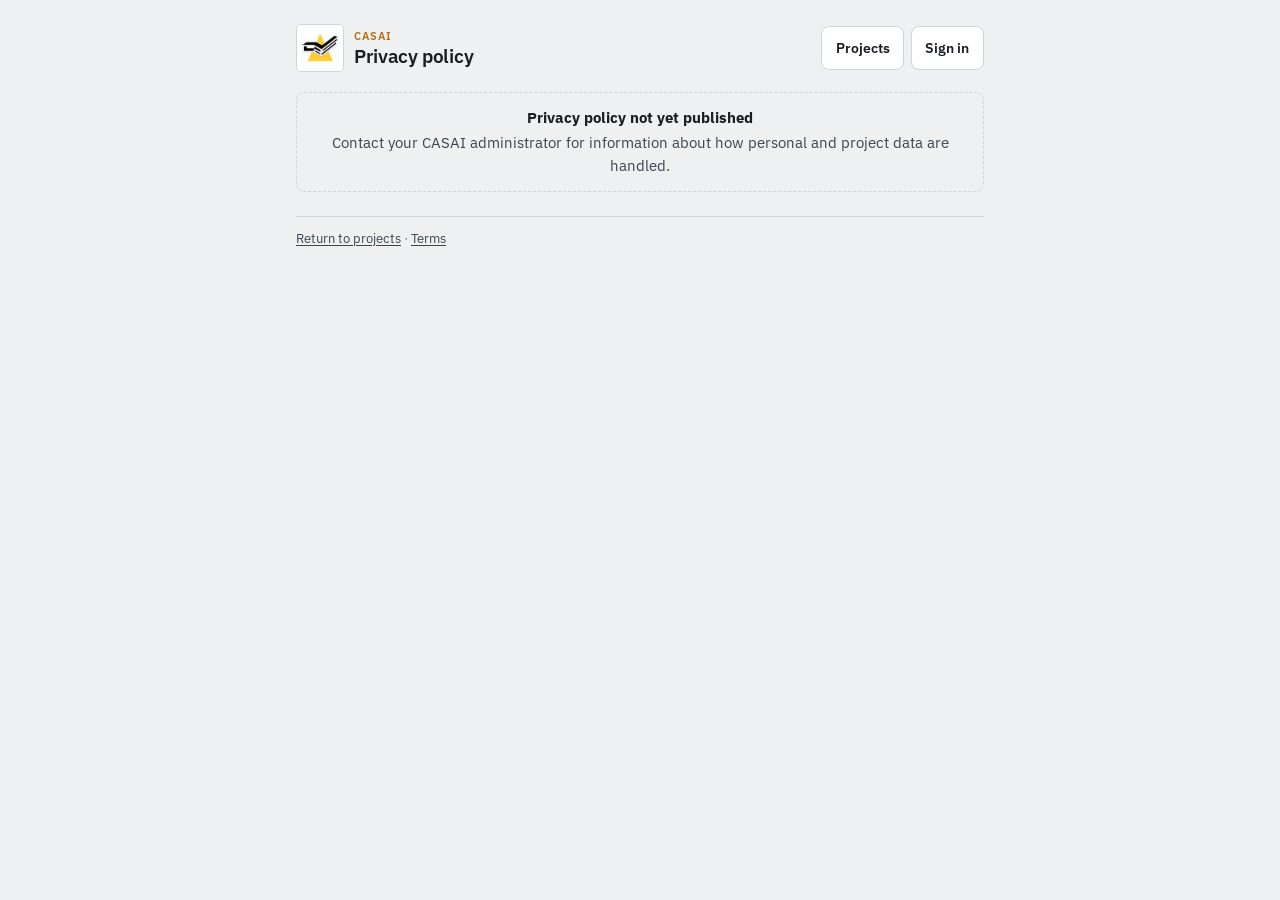
<file: frontend/privacy.html>
<!doctype html>
<html lang="en">
  <head>
    <meta charset="utf-8" />
    <meta name="viewport" content="width=device-width, initial-scale=1" />
    <title>Privacy Policy | CASAI</title>
    <link rel="icon" href="assets/logo.png" type="image/png" />
    <link rel="stylesheet" href="styles.css?v=5" />
  </head>
  <body>
    <a class="skip-link" href="#main">Skip to content</a>
    <main id="main" class="app-shell" style="max-width: 720px;">
      <header class="site-header">
        <div class="brand">
          <img class="brand-logo" src="assets/logo.png" alt="CASAI logo" />
          <div class="brand-text"><span class="eyebrow">CASAI</span><h1>Privacy policy</h1></div>
        </div>
        <nav class="site-nav" aria-label="Primary">
          <a class="nav-link" href="index.html">Projects</a>
          <a class="nav-link" href="login.html">Sign in</a>
        </nav>
      </header>
      <section class="status-banner is-empty" role="status">
        <strong>Privacy policy not yet published</strong>
        Contact your CASAI administrator for information about how personal and project data are handled.
      </section>
      <footer class="site-footer"><a href="index.html">Return to projects</a> · <a href="terms.html">Terms</a></footer>
    </main>
  </body>
</html>
</file>
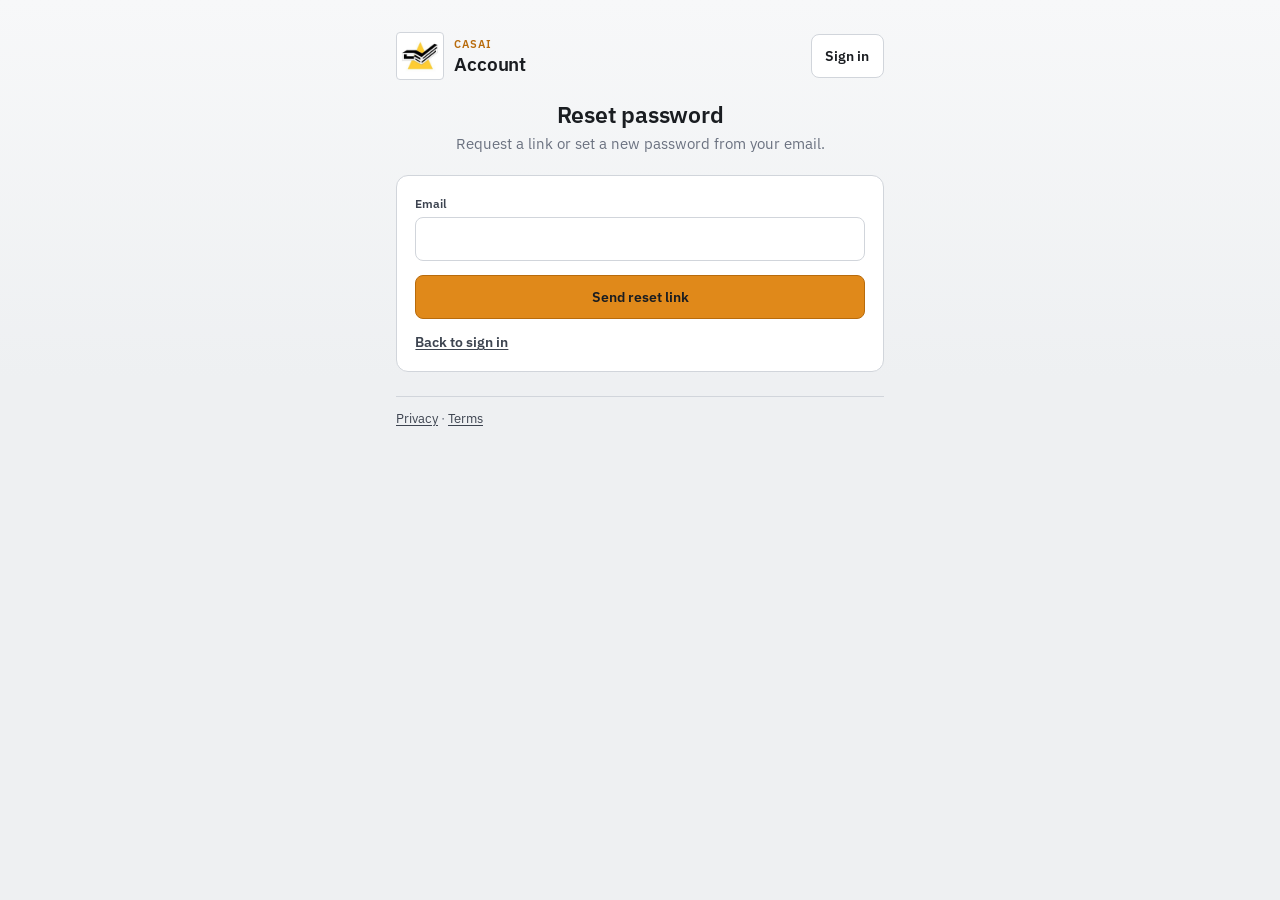
<file: frontend/reset-password.html>
<!doctype html>
<html lang="en">
  <head>
    <meta charset="utf-8" />
    <meta name="viewport" content="width=device-width, initial-scale=1" />
    <title>Reset Password | CASAI</title>
    <link rel="icon" href="assets/logo.png" type="image/png" />
    <link rel="stylesheet" href="styles.css?v=5" />
    <style>
      body.auth-page {
        background: linear-gradient(180deg, var(--bg-elevated) 0%, var(--bg) 42%, var(--bg) 100%);
      }
      .auth-shell { max-width: 420px; padding-top: 2rem; }
      .auth-hero { text-align: center; margin-bottom: 1.25rem; }
      .auth-hero h1 { font-size: 1.45rem; margin: 0 0 0.25rem; }
      .auth-hero p { margin: 0; font-size: 0.92rem; }
      .recovery-form { display: grid; gap: 0.85rem; }
      .recovery-form[hidden] { display: none; }
      .recovery-status {
        min-height: 1.35rem;
        margin-top: 0.25rem;
        padding: 0.55rem 0.7rem;
        border-radius: var(--radius-md);
        border: 1px solid transparent;
        font-size: 0.875rem;
        color: var(--muted);
      }
      .recovery-status:empty { display: none; }
      .auth-links { font-size: 0.875rem; font-weight: 600; }
      .auth-links a {
        color: var(--ink-soft);
        text-decoration: underline;
        text-underline-offset: 2px;
      }
    </style>
  </head>
  <body class="auth-page">
    <a class="skip-link" href="#main">Skip to content</a>
    <main id="main" class="app-shell auth-shell">
      <header class="site-header">
        <div class="brand">
          <img class="brand-logo" src="assets/logo.png" alt="CASAI logo" />
          <div class="brand-text"><span class="eyebrow">CASAI</span><h1>Account</h1></div>
        </div>
        <nav class="site-nav" aria-label="Primary">
          <a class="nav-link" href="login.html">Sign in</a>
        </nav>
      </header>

      <div class="auth-hero">
        <h1>Reset password</h1>
        <p class="muted">Request a link or set a new password from your email.</p>
      </div>

      <section class="card stack">
        <form id="reset-request-form" class="recovery-form">
          <label>Email<input id="reset-email" type="email" autocomplete="username" maxlength="254" required /></label>
          <button type="submit" class="primary">Send reset link</button>
        </form>
        <form id="reset-confirm-form" class="recovery-form" hidden>
          <label>New password<input id="reset-password" type="password" autocomplete="new-password" minlength="12" maxlength="256" required /></label>
          <label>Confirm new password<input id="reset-password-confirm" type="password" autocomplete="new-password" minlength="12" maxlength="256" required /></label>
          <button type="submit" class="primary">Reset password</button>
        </form>
        <p id="reset-status" class="recovery-status" role="status" aria-live="polite"></p>
        <div class="auth-links"><a href="login.html">Back to sign in</a></div>
      </section>
      <footer class="site-footer"><a href="privacy.html">Privacy</a> · <a href="terms.html">Terms</a></footer>
    </main>
    <script src="reset-password.js?v=2"></script>
  </body>
</html>
</file>
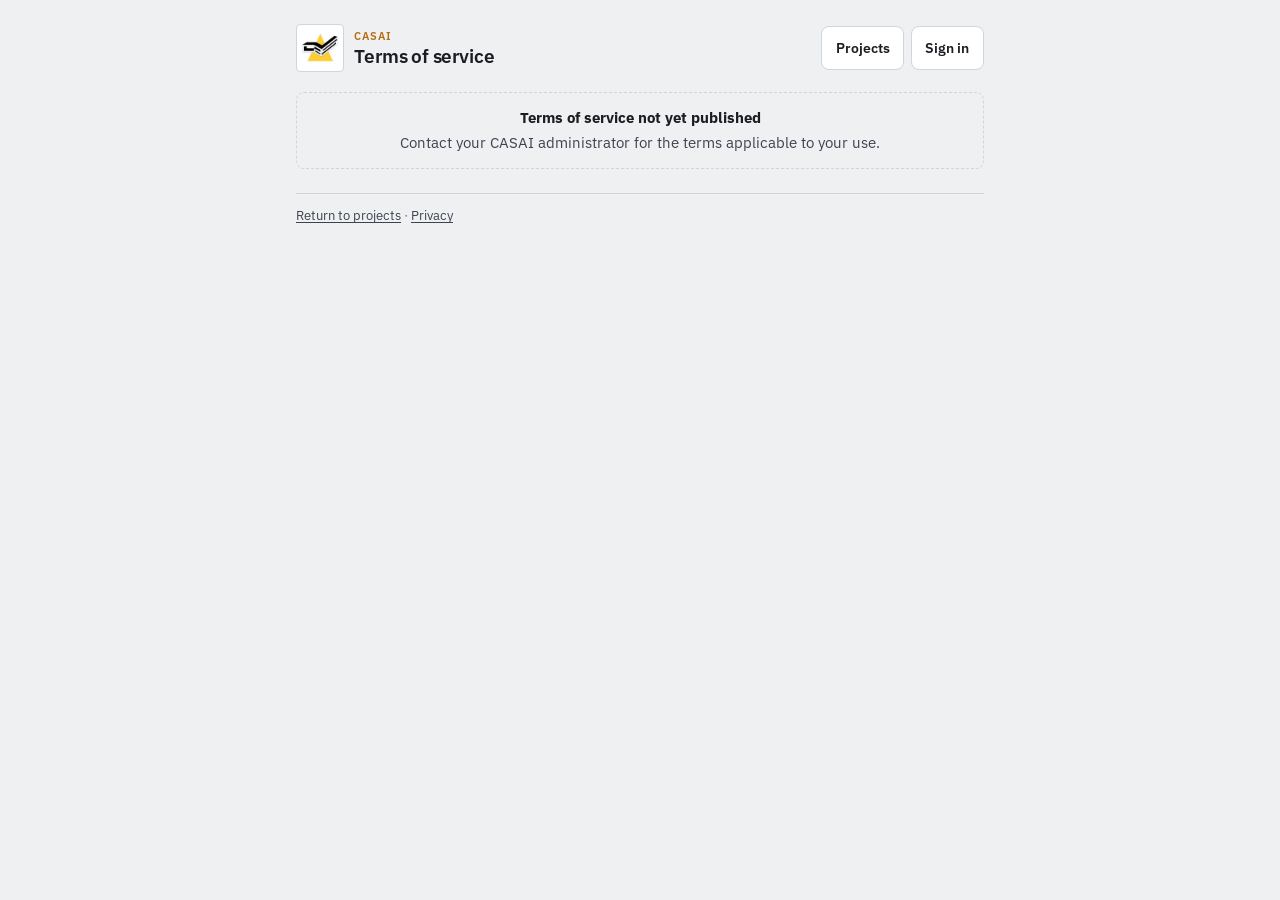
<file: frontend/terms.html>
<!doctype html>
<html lang="en">
  <head>
    <meta charset="utf-8" />
    <meta name="viewport" content="width=device-width, initial-scale=1" />
    <title>Terms of Service | CASAI</title>
    <link rel="icon" href="assets/logo.png" type="image/png" />
    <link rel="stylesheet" href="styles.css?v=5" />
  </head>
  <body>
    <a class="skip-link" href="#main">Skip to content</a>
    <main id="main" class="app-shell" style="max-width: 720px;">
      <header class="site-header">
        <div class="brand">
          <img class="brand-logo" src="assets/logo.png" alt="CASAI logo" />
          <div class="brand-text"><span class="eyebrow">CASAI</span><h1>Terms of service</h1></div>
        </div>
        <nav class="site-nav" aria-label="Primary">
          <a class="nav-link" href="index.html">Projects</a>
          <a class="nav-link" href="login.html">Sign in</a>
        </nav>
      </header>
      <section class="status-banner is-empty" role="status">
        <strong>Terms of service not yet published</strong>
        Contact your CASAI administrator for the terms applicable to your use.
      </section>
      <footer class="site-footer"><a href="index.html">Return to projects</a> · <a href="privacy.html">Privacy</a></footer>
    </main>
  </body>
</html>
</file>
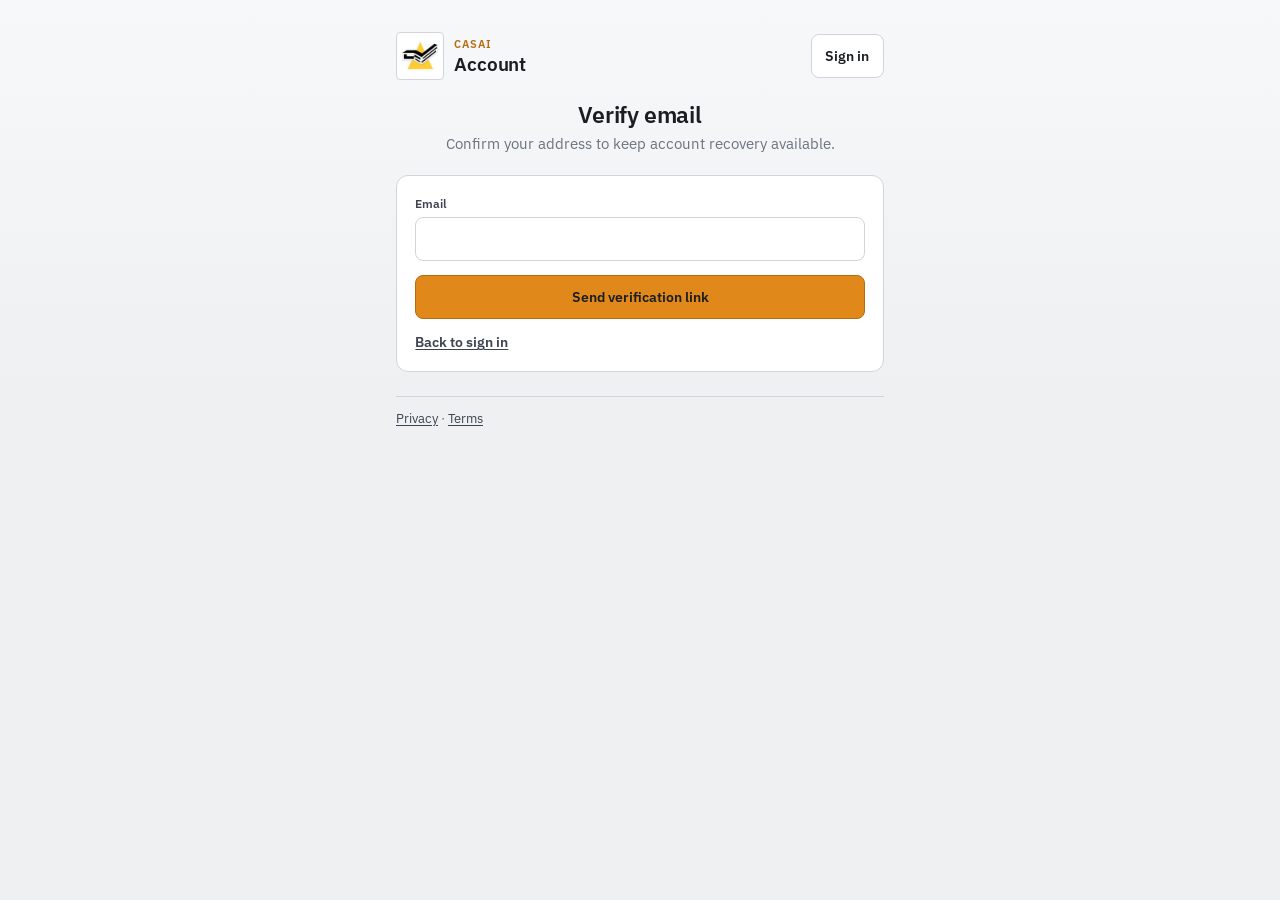
<file: frontend/verify-email.html>
<!doctype html>
<html lang="en">
  <head>
    <meta charset="utf-8" />
    <meta name="viewport" content="width=device-width, initial-scale=1" />
    <title>Verify Email | CASAI</title>
    <link rel="icon" href="assets/logo.png" type="image/png" />
    <link rel="stylesheet" href="styles.css?v=5" />
    <style>
      body.auth-page {
        background: linear-gradient(180deg, var(--bg-elevated) 0%, var(--bg) 42%, var(--bg) 100%);
      }
      .auth-shell { max-width: 420px; padding-top: 2rem; }
      .auth-hero { text-align: center; margin-bottom: 1.25rem; }
      .auth-hero h1 { font-size: 1.45rem; margin: 0 0 0.25rem; }
      .auth-hero p { margin: 0; font-size: 0.92rem; }
      .verification-form { display: grid; gap: 0.85rem; }
      .verification-form[hidden] { display: none; }
      .verification-status {
        min-height: 1.35rem;
        margin-top: 0.25rem;
        padding: 0.55rem 0.7rem;
        border-radius: var(--radius-md);
        border: 1px solid transparent;
        font-size: 0.875rem;
        color: var(--muted);
      }
      .verification-status:empty { display: none; }
      .auth-links { font-size: 0.875rem; font-weight: 600; }
      .auth-links a {
        color: var(--ink-soft);
        text-decoration: underline;
        text-underline-offset: 2px;
      }
    </style>
  </head>
  <body class="auth-page">
    <a class="skip-link" href="#main">Skip to content</a>
    <main id="main" class="app-shell auth-shell">
      <header class="site-header">
        <div class="brand">
          <img class="brand-logo" src="assets/logo.png" alt="CASAI logo" />
          <div class="brand-text"><span class="eyebrow">CASAI</span><h1>Account</h1></div>
        </div>
        <nav class="site-nav" aria-label="Primary">
          <a class="nav-link" href="login.html">Sign in</a>
        </nav>
      </header>

      <div class="auth-hero">
        <h1>Verify email</h1>
        <p class="muted">Confirm your address to keep account recovery available.</p>
      </div>

      <section class="card stack">
        <form id="verification-request-form" class="verification-form">
          <label>Email<input id="verification-email" type="email" autocomplete="username" maxlength="254" required /></label>
          <button type="submit" class="primary">Send verification link</button>
        </form>
        <form id="verification-confirm-form" class="verification-form" hidden>
          <button type="submit" class="primary">Verify email</button>
        </form>
        <p id="verification-status" class="verification-status" role="status" aria-live="polite"></p>
        <div class="auth-links"><a href="login.html">Back to sign in</a></div>
      </section>
      <footer class="site-footer"><a href="privacy.html">Privacy</a> · <a href="terms.html">Terms</a></footer>
    </main>
    <script src="verify-email.js?v=2"></script>
  </body>
</html>
</file>
<file: frontend/styles.css>
/* CASAI field-capture design system — construction operations */
@import url("https://fonts.googleapis.com/css2?family=IBM+Plex+Mono:wght@400;500;600&family=IBM+Plex+Sans:wght@400;500;600;700&display=swap");

:root {
  color-scheme: light;

  /* Core palette — charcoal / concrete / amber safety */
  --ink: #1a1d21;
  --ink-soft: #3d4450;
  --muted: #6b7280;
  --accent: #e0891a;
  --accent-dark: #b86b0c;
  --accent-tint: #fef6eb;
  --bg: #eef0f2;
  --bg-elevated: #f7f8f9;
  --surface: #ffffff;
  --surface-muted: #f3f4f6;
  --border: #d1d5db;
  --border-strong: #9ca3af;
  --success: #1a7a4c;
  --success-tint: #e6f5ed;
  --danger: #b42318;
  --danger-tint: #fef3f2;
  --warning: #b86b0c;
  --warning-tint: #fef6eb;
  --info: #2563a8;
  --info-tint: #eff6ff;

  /* Backward-compatible aliases (page-local CSS still uses --gold*) */
  --gold: var(--accent);
  --gold-dark: var(--accent-dark);
  --gold-tint: var(--accent-tint);

  --radius-lg: 12px;
  --radius-md: 8px;
  --radius-sm: 4px;
  --shadow-card: 0 1px 2px rgba(26, 29, 33, 0.06), 0 4px 12px rgba(26, 29, 33, 0.04);
  --shadow-overlay: 0 8px 24px rgba(26, 29, 33, 0.14);

  --font: "IBM Plex Sans", "Segoe UI", sans-serif;
  --font-mono: "IBM Plex Mono", ui-monospace, monospace;

  --space-1: 0.25rem;
  --space-2: 0.5rem;
  --space-3: 0.75rem;
  --space-4: 1rem;
  --space-5: 1.5rem;
  --space-6: 2rem;

  --header-h: 3.5rem;
  --touch: 44px;
  --z-chrome: 20;
  --z-overlay: 40;
  --z-modal: 60;
  --focus-ring: 2px solid var(--accent);
  --focus-offset: 2px;
}

*,
*::before,
*::after {
  box-sizing: border-box;
}

html {
  -webkit-text-size-adjust: 100%;
}

body {
  margin: 0;
  font-family: var(--font);
  font-size: 15px;
  font-weight: 400;
  background: var(--bg);
  color: var(--ink);
  line-height: 1.5;
  min-height: 100dvh;
}

h1, h2, h3 {
  margin: 0 0 0.35rem;
  color: var(--ink);
  font-weight: 600;
  letter-spacing: -0.01em;
  line-height: 1.25;
}

h1 { font-size: 1.35rem; }
h2 { font-size: 1.1rem; }
h3 { font-size: 1rem; }

p {
  margin: 0 0 0.75rem;
  color: var(--ink-soft);
}

.muted { color: var(--muted); }

.mono,
.coord,
code,
kbd {
  font-family: var(--font-mono);
  font-size: 0.9em;
}

a {
  color: inherit;
  text-decoration: none;
}

a:hover {
  color: var(--accent-dark);
}

/* ---------- Layout shells ---------- */
.app-shell {
  max-width: 1160px;
  margin: 0 auto;
  padding: var(--space-5) var(--space-4) var(--space-6);
}

.app-shell.narrow {
  max-width: 560px;
}

.app-shell.review-shell {
  max-width: 620px;
}

.app-shell.auth-shell {
  max-width: 520px;
}

/* Immersive capture / map / floor-plan chrome */
.capture-shell {
  max-width: none;
  margin: 0;
  padding: 0;
  min-height: 100dvh;
  display: flex;
  flex-direction: column;
}

.capture-shell .site-header {
  margin: 0;
  padding: 0.65rem 1rem;
  background: var(--surface);
  border-bottom: 1px solid var(--border);
  position: sticky;
  top: 0;
  z-index: var(--z-chrome);
}

.capture-context {
  display: flex;
  flex-wrap: wrap;
  align-items: center;
  gap: var(--space-2) var(--space-4);
  padding: 0.5rem 1rem;
  background: var(--bg-elevated);
  border-bottom: 1px solid var(--border);
  font-size: 0.85rem;
}

.capture-context .coord {
  color: var(--ink-soft);
}

.capture-stage {
  position: relative;
  flex: 1;
  min-height: 240px;
  background: var(--surface-muted);
}

.capture-dock {
  position: sticky;
  bottom: 0;
  z-index: var(--z-chrome);
  padding: 0.75rem 1rem calc(0.75rem + env(safe-area-inset-bottom, 0px));
  background: var(--surface);
  border-top: 1px solid var(--border);
  display: grid;
  gap: var(--space-2);
}

/* ---------- Header / brand / nav ---------- */
.site-header {
  display: flex;
  align-items: center;
  justify-content: space-between;
  gap: 1rem;
  flex-wrap: wrap;
  margin-bottom: 1.25rem;
}

.brand {
  display: flex;
  align-items: center;
  gap: 0.65rem;
  min-width: 0;
}

.brand-logo {
  width: 48px;
  height: 48px;
  border-radius: var(--radius-sm);
  background: var(--surface);
  border: 1px solid var(--border);
  padding: 0.2rem;
  object-fit: contain;
  flex-shrink: 0;
}

.brand-text .eyebrow {
  display: block;
  font-size: 0.68rem;
  font-weight: 600;
  letter-spacing: 0.08em;
  text-transform: uppercase;
  color: var(--accent-dark);
}

.brand-text h1 {
  font-size: 1.2rem;
  margin: 0;
}

.site-nav {
  display: flex;
  gap: 0.4rem;
  flex-wrap: wrap;
  align-items: center;
}

/* Nav links — no nested <a><button> */
.site-nav a.nav-link,
a.nav-link {
  display: inline-flex;
  align-items: center;
  justify-content: center;
  gap: 0.35rem;
  min-height: var(--touch);
  padding: 0.55rem 0.85rem;
  border-radius: var(--radius-md);
  border: 1px solid var(--border);
  background: var(--surface);
  color: var(--ink);
  font-family: var(--font);
  font-size: 0.875rem;
  font-weight: 600;
  cursor: pointer;
  transition: background 0.12s ease, border-color 0.12s ease, color 0.12s ease;
}

.site-nav a.nav-link:hover,
a.nav-link:hover {
  background: var(--surface-muted);
  border-color: var(--border-strong);
  color: var(--ink);
}

.site-nav a.nav-link.primary,
a.nav-link.primary {
  background: var(--accent);
  border-color: var(--accent-dark);
  color: var(--ink);
}

.site-nav a.nav-link.primary:hover,
a.nav-link.primary:hover {
  background: #eba02e;
  color: var(--ink);
}

.site-nav a.nav-link.secondary,
a.nav-link.secondary {
  background: var(--ink);
  border-color: var(--ink);
  color: #fff;
}

.site-nav a.nav-link.secondary:hover,
a.nav-link.secondary:hover {
  opacity: 0.92;
  color: #fff;
}

.site-nav a.nav-link[aria-current="page"] {
  border-color: var(--accent-dark);
  box-shadow: inset 0 0 0 1px var(--accent);
}

/* ---------- Icons ---------- */
.icon {
  display: inline-block;
  width: 1.1em;
  height: 1.1em;
  flex-shrink: 0;
  vertical-align: -0.15em;
  stroke: currentColor;
  fill: none;
}

.icon-lg {
  width: 1.35em;
  height: 1.35em;
}

.icon-sm {
  width: 0.95em;
  height: 0.95em;
}

/* ---------- Cards / panels (restrained) ---------- */
.card,
.panel {
  background: var(--surface);
  border: 1px solid var(--border);
  border-radius: var(--radius-lg);
  padding: 1.1rem 1.15rem;
  box-shadow: none;
}

.card + .card,
.stack > .card + .card {
  margin-top: 0;
}

.stack {
  display: grid;
  gap: 0.85rem;
}

.grid-2 {
  display: grid;
  gap: 1rem;
  grid-template-columns: repeat(2, minmax(0, 1fr));
}

/* ---------- Buttons ---------- */
button,
.btn {
  display: inline-flex;
  align-items: center;
  justify-content: center;
  gap: 0.4rem;
  font-family: var(--font);
  font-size: 0.9rem;
  font-weight: 600;
  padding: 0.65rem 1rem;
  min-height: var(--touch);
  border-radius: var(--radius-md);
  border: 1px solid var(--ink);
  background: var(--ink);
  color: #ffffff;
  cursor: pointer;
  transition: opacity 0.12s ease, transform 0.05s ease, background 0.12s ease;
}

button:hover,
.btn:hover {
  opacity: 0.92;
}

button:active,
.btn:active {
  transform: translateY(1px);
}

button:disabled,
.btn:disabled {
  cursor: not-allowed;
  opacity: 0.45;
}

button.primary,
.btn-primary {
  background: var(--accent);
  border-color: var(--accent-dark);
  color: var(--ink);
}

button.primary:hover,
.btn-primary:hover {
  background: #eba02e;
  opacity: 1;
}

button.secondary,
.btn-secondary {
  background: var(--ink);
  border-color: var(--ink);
  color: #ffffff;
}

button.quiet,
.btn-quiet {
  background: var(--surface);
  border-color: var(--border);
  color: var(--ink);
}

button.quiet:hover,
.btn-quiet:hover {
  border-color: var(--border-strong);
  background: var(--surface-muted);
  opacity: 1;
}

button.danger,
.btn-danger {
  background: var(--danger);
  border-color: var(--danger);
  color: #fff;
}

/* ---------- Inputs ---------- */
input,
select,
textarea {
  width: 100%;
  font-family: var(--font);
  font-size: 0.95rem;
  padding: 0.65rem 0.75rem;
  min-height: var(--touch);
  border-radius: var(--radius-md);
  border: 1px solid var(--border);
  background: var(--surface);
  color: var(--ink);
}

input:focus,
select:focus,
textarea:focus,
button:focus-visible,
.btn:focus-visible,
a.nav-link:focus-visible,
a:focus-visible {
  outline: var(--focus-ring);
  outline-offset: var(--focus-offset);
}

input:focus,
select:focus,
textarea:focus {
  border-color: var(--accent);
}

input[type="range"] {
  padding: 0;
  min-height: auto;
  accent-color: var(--accent-dark);
}

input[type="checkbox"],
input[type="radio"] {
  width: auto;
  min-height: auto;
  accent-color: var(--accent-dark);
}

label {
  display: grid;
  gap: 0.3rem;
  font-size: 0.78rem;
  font-weight: 600;
  color: var(--ink-soft);
}

.label {
  font-size: 0.78rem;
  font-weight: 600;
  color: var(--ink-soft);
  margin-bottom: 0.25rem;
}

/* ---------- Status / feedback ---------- */
.status-banner {
  border: 1px solid var(--border);
  background: var(--surface-muted);
  color: var(--ink-soft);
  border-radius: var(--radius-md);
  padding: 0.85rem 1rem;
}

.status-banner strong {
  display: block;
  margin-bottom: 0.2rem;
  color: var(--ink);
}

.status-banner.is-accent,
.status-banner.is-info {
  border-color: #bfd4f0;
  background: var(--info-tint);
  color: #1e3a5f;
}

.status-banner.is-success {
  border-color: #a7d9bf;
  background: var(--success-tint);
  color: #145c3a;
}

.status-banner.is-warning,
.status-banner.is-unsaved {
  border-color: #f0c98a;
  background: var(--warning-tint);
  color: #6b4a0c;
}

.status-banner.is-error {
  border-color: #f0b4ae;
  background: var(--danger-tint);
  color: #7a1a14;
}

.status-banner.is-offline,
.status-banner.is-permission {
  border-color: var(--border-strong);
  background: var(--surface-muted);
  color: var(--ink-soft);
}

.status-banner.is-empty {
  border-style: dashed;
  background: transparent;
  text-align: center;
}

.status-banner.is-loading {
  border-color: var(--border);
  background: var(--bg-elevated);
}

.badge,
.pill {
  display: inline-flex;
  align-items: center;
  gap: 0.25rem;
  padding: 0.2rem 0.5rem;
  border-radius: var(--radius-sm);
  background: var(--accent-tint);
  color: var(--accent-dark);
  border: 1px solid #f0d4a8;
  font-size: 0.7rem;
  font-weight: 600;
  letter-spacing: 0.02em;
  text-transform: uppercase;
}

.summary-grid {
  display: grid;
  gap: 0.75rem;
  grid-template-columns: repeat(auto-fit, minmax(140px, 1fr));
}

.summary-box {
  border: 1px solid var(--border);
  border-radius: var(--radius-md);
  padding: 0.85rem;
  background: var(--bg-elevated);
}

.summary-box strong {
  font-size: 1.35rem;
  font-family: var(--font-mono);
  font-weight: 600;
}

.checklist {
  list-style: none;
  padding: 0;
  margin: 0.7rem 0 0;
  display: grid;
  gap: 0.45rem;
}

.checklist li {
  display: flex;
  align-items: center;
  gap: 0.5rem;
  padding: 0.45rem 0.6rem;
  border-radius: var(--radius-sm);
  background: var(--bg-elevated);
  border: 1px solid var(--border);
  font-size: 0.875rem;
}

.checklist .done { color: var(--success); }
.checklist .pending { color: var(--muted); }

/* Site footer */
.site-footer {
  margin-top: var(--space-5);
  padding-top: var(--space-3);
  border-top: 1px solid var(--border);
  font-size: 0.8rem;
  color: var(--muted);
}

.site-footer a {
  color: var(--ink-soft);
  text-decoration: underline;
  text-underline-offset: 2px;
}

.site-footer a:hover {
  color: var(--accent-dark);
}

/* Skip link */
.skip-link {
  position: absolute;
  left: -9999px;
  top: 0;
  z-index: 100;
  padding: 0.6rem 1rem;
  background: var(--ink);
  color: #fff;
  font-weight: 600;
}

.skip-link:focus {
  left: 0.5rem;
  top: 0.5rem;
}

/* ---------- Reduced motion ---------- */
@media (prefers-reduced-motion: reduce) {
  *,
  *::before,
  *::after {
    animation-duration: 0.01ms !important;
    animation-iteration-count: 1 !important;
    transition-duration: 0.01ms !important;
    scroll-behavior: auto !important;
  }
}

/* ---------- Responsive ---------- */
@media (max-width: 720px) {
  .grid-2 { grid-template-columns: 1fr; }
  .site-header { align-items: flex-start; }
  .site-nav { width: 100%; }
  .site-nav a.nav-link { flex: 1 1 auto; }
}

@media (max-width: 480px) {
  .app-shell { padding: 1rem 0.85rem 2rem; }
  .brand-logo { width: 40px; height: 40px; }
  .brand-text h1 { font-size: 1.05rem; }
  body { font-size: 14px; }
}
</file>
